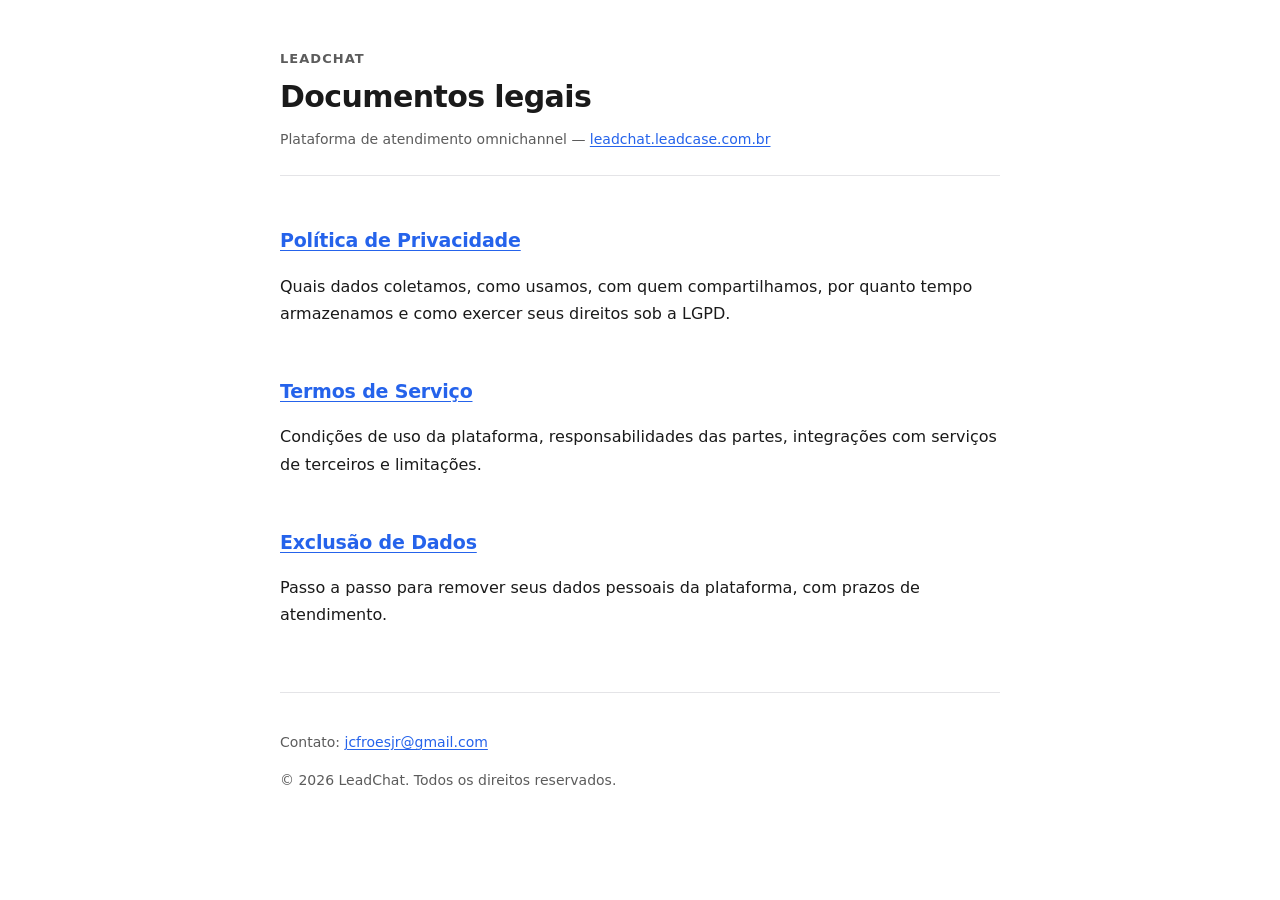
<file: docs/index.html>
<!doctype html>
<html lang="pt-BR">
  <head>
    <meta charset="utf-8" />
    <meta name="viewport" content="width=device-width, initial-scale=1" />
    <title>Documentos legais — LeadChat</title>
    <meta
      name="description"
      content="Política de Privacidade, Termos de Serviço e instruções de exclusão de dados do LeadChat."
    />
    <link rel="stylesheet" href="./assets/legal.css" />
  </head>
  <body>
    <main>
      <header>
        <p class="brand">LeadChat</p>
        <h1>Documentos legais</h1>
        <p class="updated">
          Plataforma de atendimento omnichannel —
          <a href="https://leadchat.leadcase.com.br"
            >leadchat.leadcase.com.br</a
          >
        </p>
      </header>

      <h2><a href="./privacidade.html">Política de Privacidade</a></h2>
      <p>
        Quais dados coletamos, como usamos, com quem compartilhamos, por quanto
        tempo armazenamos e como exercer seus direitos sob a LGPD.
      </p>

      <h2><a href="./termos.html">Termos de Serviço</a></h2>
      <p>
        Condições de uso da plataforma, responsabilidades das partes,
        integrações com serviços de terceiros e limitações.
      </p>

      <h2><a href="./exclusao-de-dados.html">Exclusão de Dados</a></h2>
      <p>
        Passo a passo para remover seus dados pessoais da plataforma, com
        prazos de atendimento.
      </p>

      <footer>
        <p>
          Contato:
          <a href="mailto:jcfroesjr@gmail.com">jcfroesjr@gmail.com</a>
        </p>
        <p>© 2026 LeadChat. Todos os direitos reservados.</p>
      </footer>
    </main>
  </body>
</html>
</file>
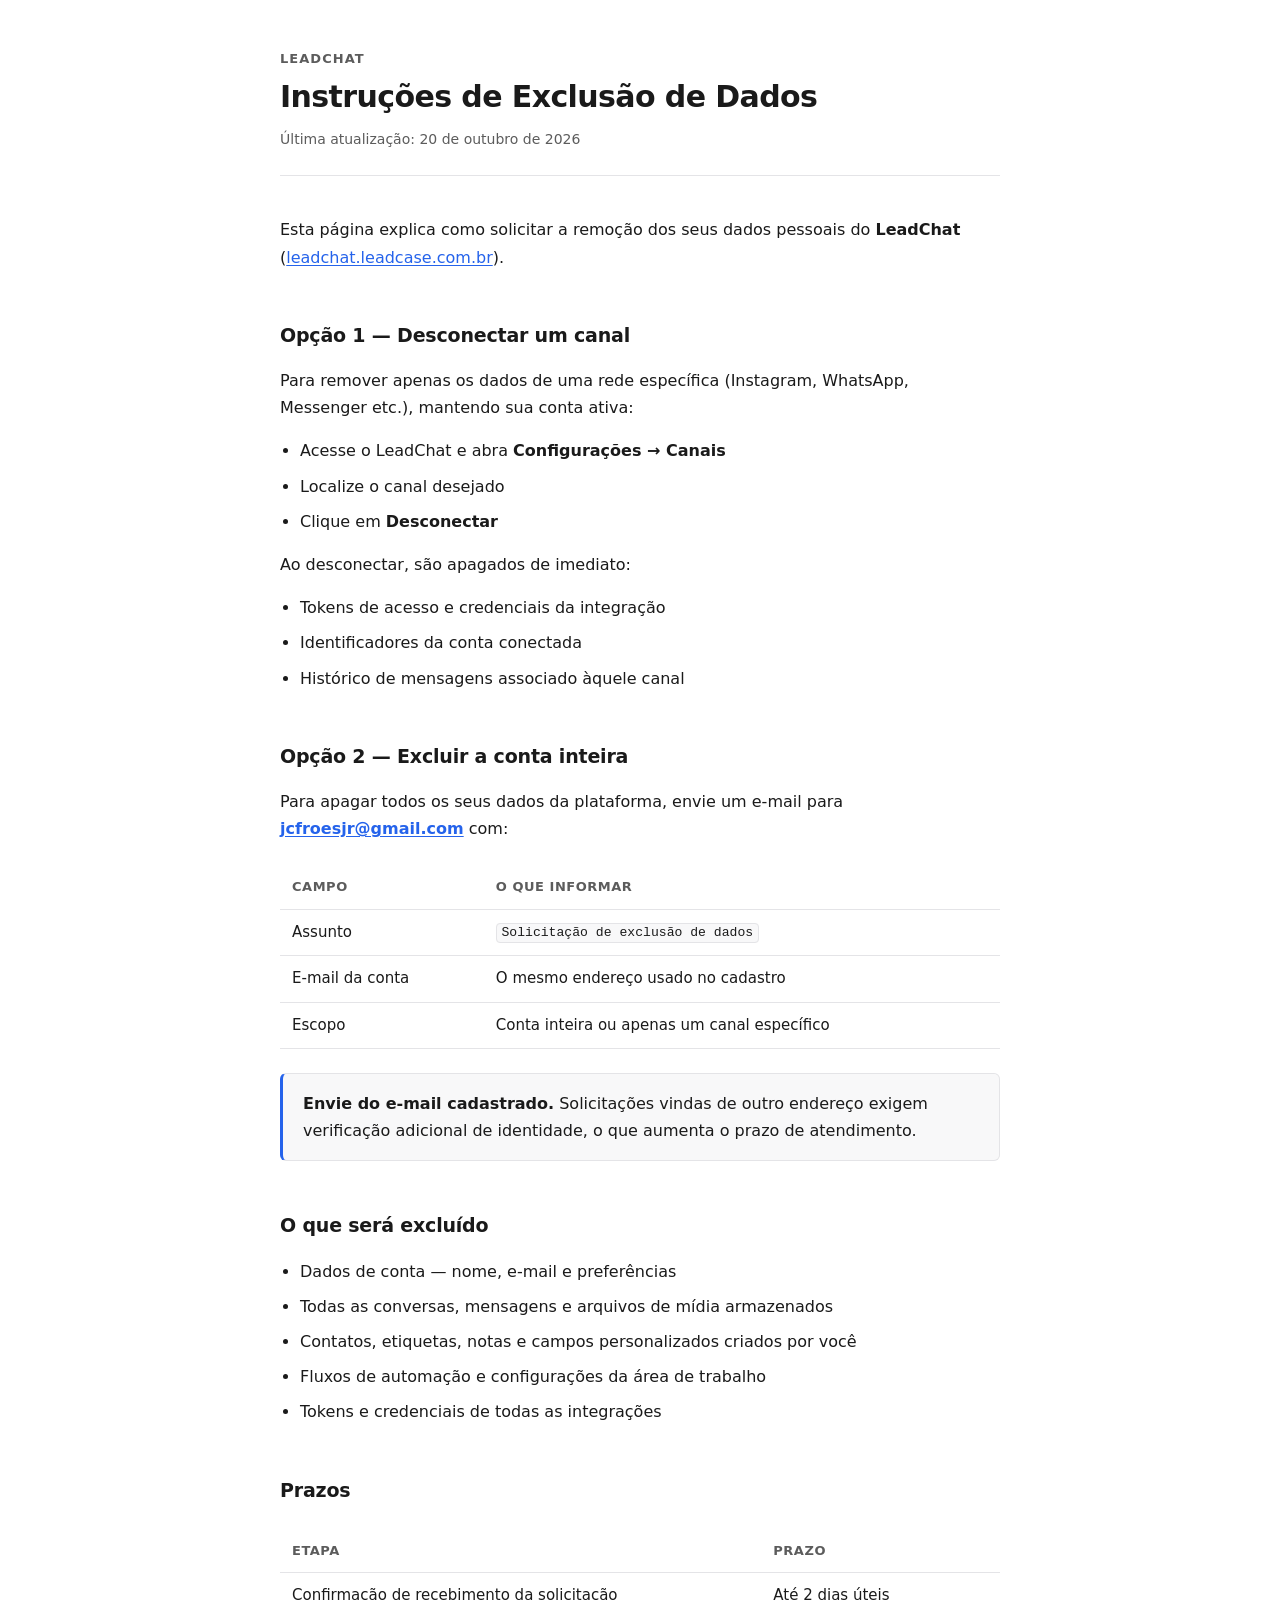
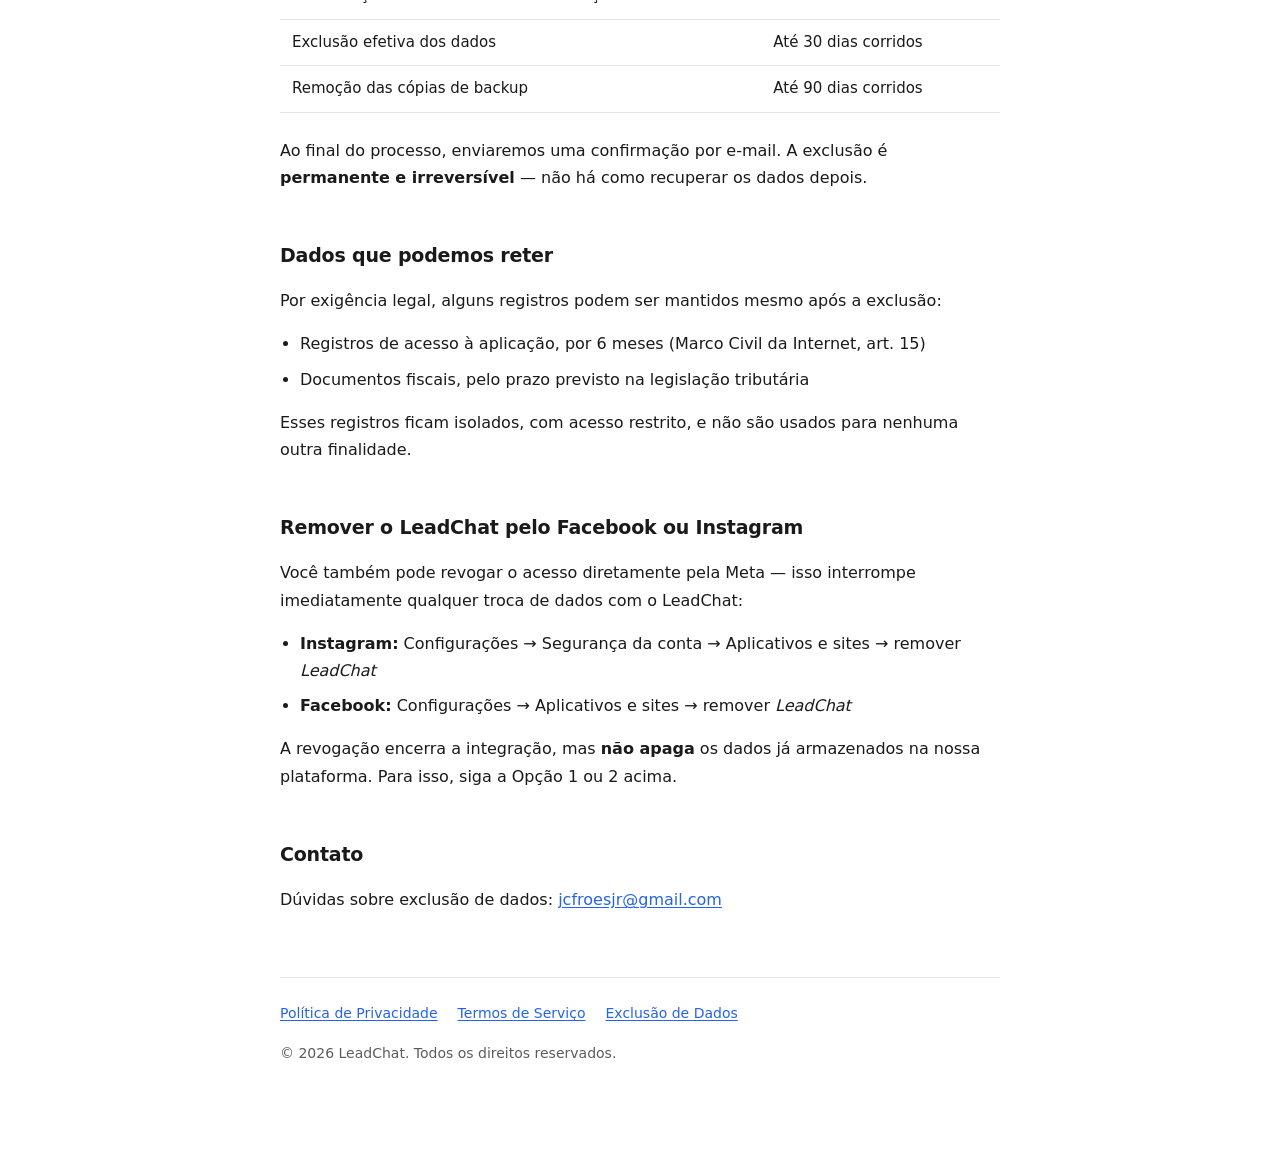
<file: docs/exclusao-de-dados.html>
<!doctype html>
<html lang="pt-BR">
  <head>
    <meta charset="utf-8" />
    <meta name="viewport" content="width=device-width, initial-scale=1" />
    <title>Exclusão de Dados — LeadChat</title>
    <meta
      name="description"
      content="Como solicitar a exclusão dos seus dados pessoais do LeadChat. Instruções passo a passo e prazos de atendimento."
    />
    <link rel="stylesheet" href="./assets/legal.css" />
  </head>
  <body>
    <main>
      <header>
        <p class="brand">LeadChat</p>
        <h1>Instruções de Exclusão de Dados</h1>
        <p class="updated">Última atualização: 20 de outubro de 2026</p>
      </header>

      <p>
        Esta página explica como solicitar a remoção dos seus dados pessoais do
        <strong>LeadChat</strong>
        (<a href="https://leadchat.leadcase.com.br">leadchat.leadcase.com.br</a>).
      </p>

      <h2>Opção 1 — Desconectar um canal</h2>

      <p>
        Para remover apenas os dados de uma rede específica (Instagram,
        WhatsApp, Messenger etc.), mantendo sua conta ativa:
      </p>

      <ul>
        <li>Acesse o LeadChat e abra <strong>Configurações → Canais</strong></li>
        <li>Localize o canal desejado</li>
        <li>Clique em <strong>Desconectar</strong></li>
      </ul>

      <p>Ao desconectar, são apagados de imediato:</p>
      <ul>
        <li>Tokens de acesso e credenciais da integração</li>
        <li>Identificadores da conta conectada</li>
        <li>Histórico de mensagens associado àquele canal</li>
      </ul>

      <h2>Opção 2 — Excluir a conta inteira</h2>

      <p>
        Para apagar todos os seus dados da plataforma, envie um e-mail para
        <a
          href="mailto:jcfroesjr@gmail.com?subject=Solicita%C3%A7%C3%A3o%20de%20exclus%C3%A3o%20de%20dados"
          ><strong>jcfroesjr@gmail.com</strong></a
        >
        com:
      </p>

      <table>
        <tr>
          <th>Campo</th>
          <th>O que informar</th>
        </tr>
        <tr>
          <td>Assunto</td>
          <td><code>Solicitação de exclusão de dados</code></td>
        </tr>
        <tr>
          <td>E-mail da conta</td>
          <td>O mesmo endereço usado no cadastro</td>
        </tr>
        <tr>
          <td>Escopo</td>
          <td>Conta inteira ou apenas um canal específico</td>
        </tr>
      </table>

      <div class="callout">
        <p>
          <strong>Envie do e-mail cadastrado.</strong> Solicitações vindas de
          outro endereço exigem verificação adicional de identidade, o que
          aumenta o prazo de atendimento.
        </p>
      </div>

      <h2>O que será excluído</h2>

      <ul>
        <li>Dados de conta — nome, e-mail e preferências</li>
        <li>
          Todas as conversas, mensagens e arquivos de mídia armazenados
        </li>
        <li>
          Contatos, etiquetas, notas e campos personalizados criados por você
        </li>
        <li>Fluxos de automação e configurações da área de trabalho</li>
        <li>Tokens e credenciais de todas as integrações</li>
      </ul>

      <h2>Prazos</h2>

      <table>
        <tr>
          <th>Etapa</th>
          <th>Prazo</th>
        </tr>
        <tr>
          <td>Confirmação de recebimento da solicitação</td>
          <td>Até 2 dias úteis</td>
        </tr>
        <tr>
          <td>Exclusão efetiva dos dados</td>
          <td>Até 30 dias corridos</td>
        </tr>
        <tr>
          <td>Remoção das cópias de backup</td>
          <td>Até 90 dias corridos</td>
        </tr>
      </table>

      <p>
        Ao final do processo, enviaremos uma confirmação por e-mail. A exclusão
        é <strong>permanente e irreversível</strong> — não há como recuperar os
        dados depois.
      </p>

      <h2>Dados que podemos reter</h2>

      <p>
        Por exigência legal, alguns registros podem ser mantidos mesmo após a
        exclusão:
      </p>
      <ul>
        <li>
          Registros de acesso à aplicação, por 6 meses (Marco Civil da
          Internet, art. 15)
        </li>
        <li>Documentos fiscais, pelo prazo previsto na legislação tributária</li>
      </ul>
      <p>
        Esses registros ficam isolados, com acesso restrito, e não são usados
        para nenhuma outra finalidade.
      </p>

      <h2>Remover o LeadChat pelo Facebook ou Instagram</h2>

      <p>
        Você também pode revogar o acesso diretamente pela Meta — isso
        interrompe imediatamente qualquer troca de dados com o LeadChat:
      </p>
      <ul>
        <li>
          <strong>Instagram:</strong> Configurações → Segurança da conta →
          Aplicativos e sites → remover <em>LeadChat</em>
        </li>
        <li>
          <strong>Facebook:</strong> Configurações → Aplicativos e sites →
          remover <em>LeadChat</em>
        </li>
      </ul>
      <p>
        A revogação encerra a integração, mas <strong>não apaga</strong> os
        dados já armazenados na nossa plataforma. Para isso, siga a Opção 1 ou 2
        acima.
      </p>

      <h2>Contato</h2>
      <p>
        Dúvidas sobre exclusão de dados:
        <a href="mailto:jcfroesjr@gmail.com">jcfroesjr@gmail.com</a>
      </p>

      <footer>
        <nav>
          <a href="./privacidade.html">Política de Privacidade</a>
          <a href="./termos.html">Termos de Serviço</a>
          <a href="./exclusao-de-dados.html">Exclusão de Dados</a>
        </nav>
        <p>© 2026 LeadChat. Todos os direitos reservados.</p>
      </footer>
    </main>
  </body>
</html>
</file>
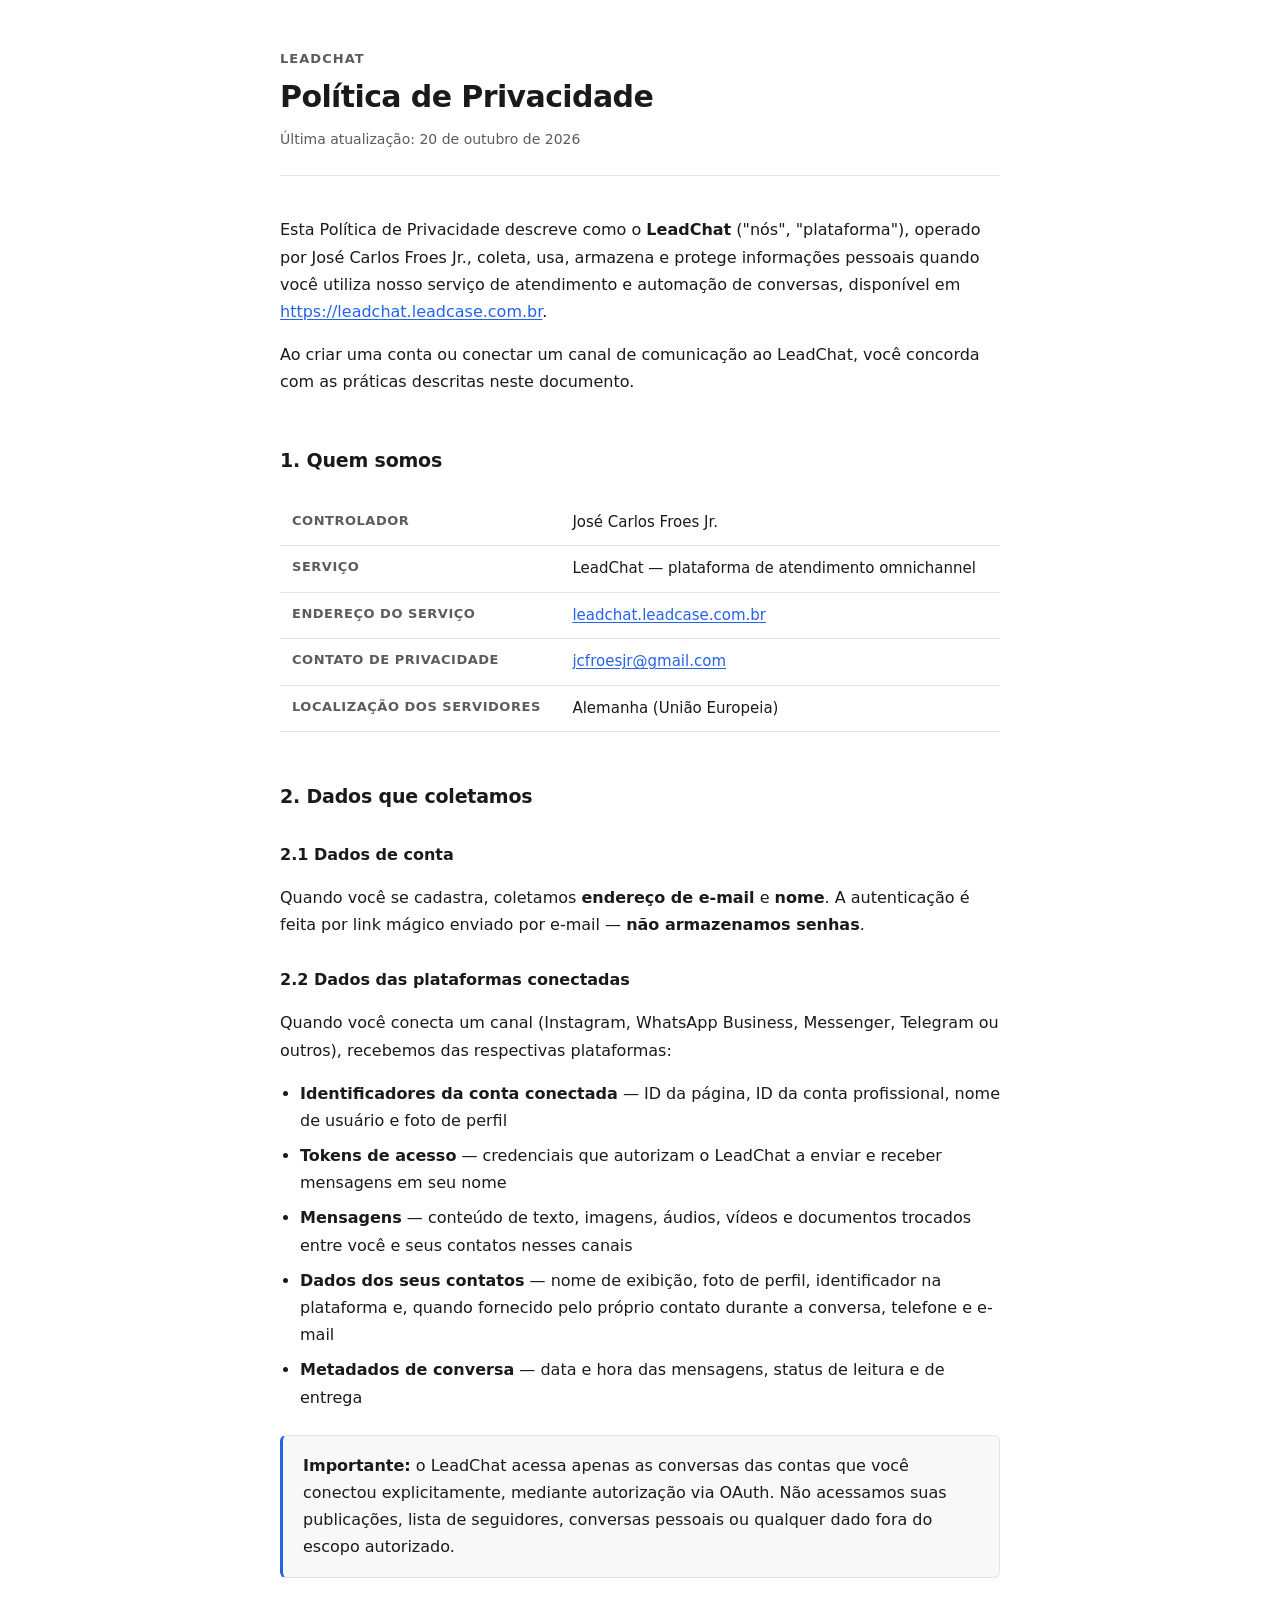
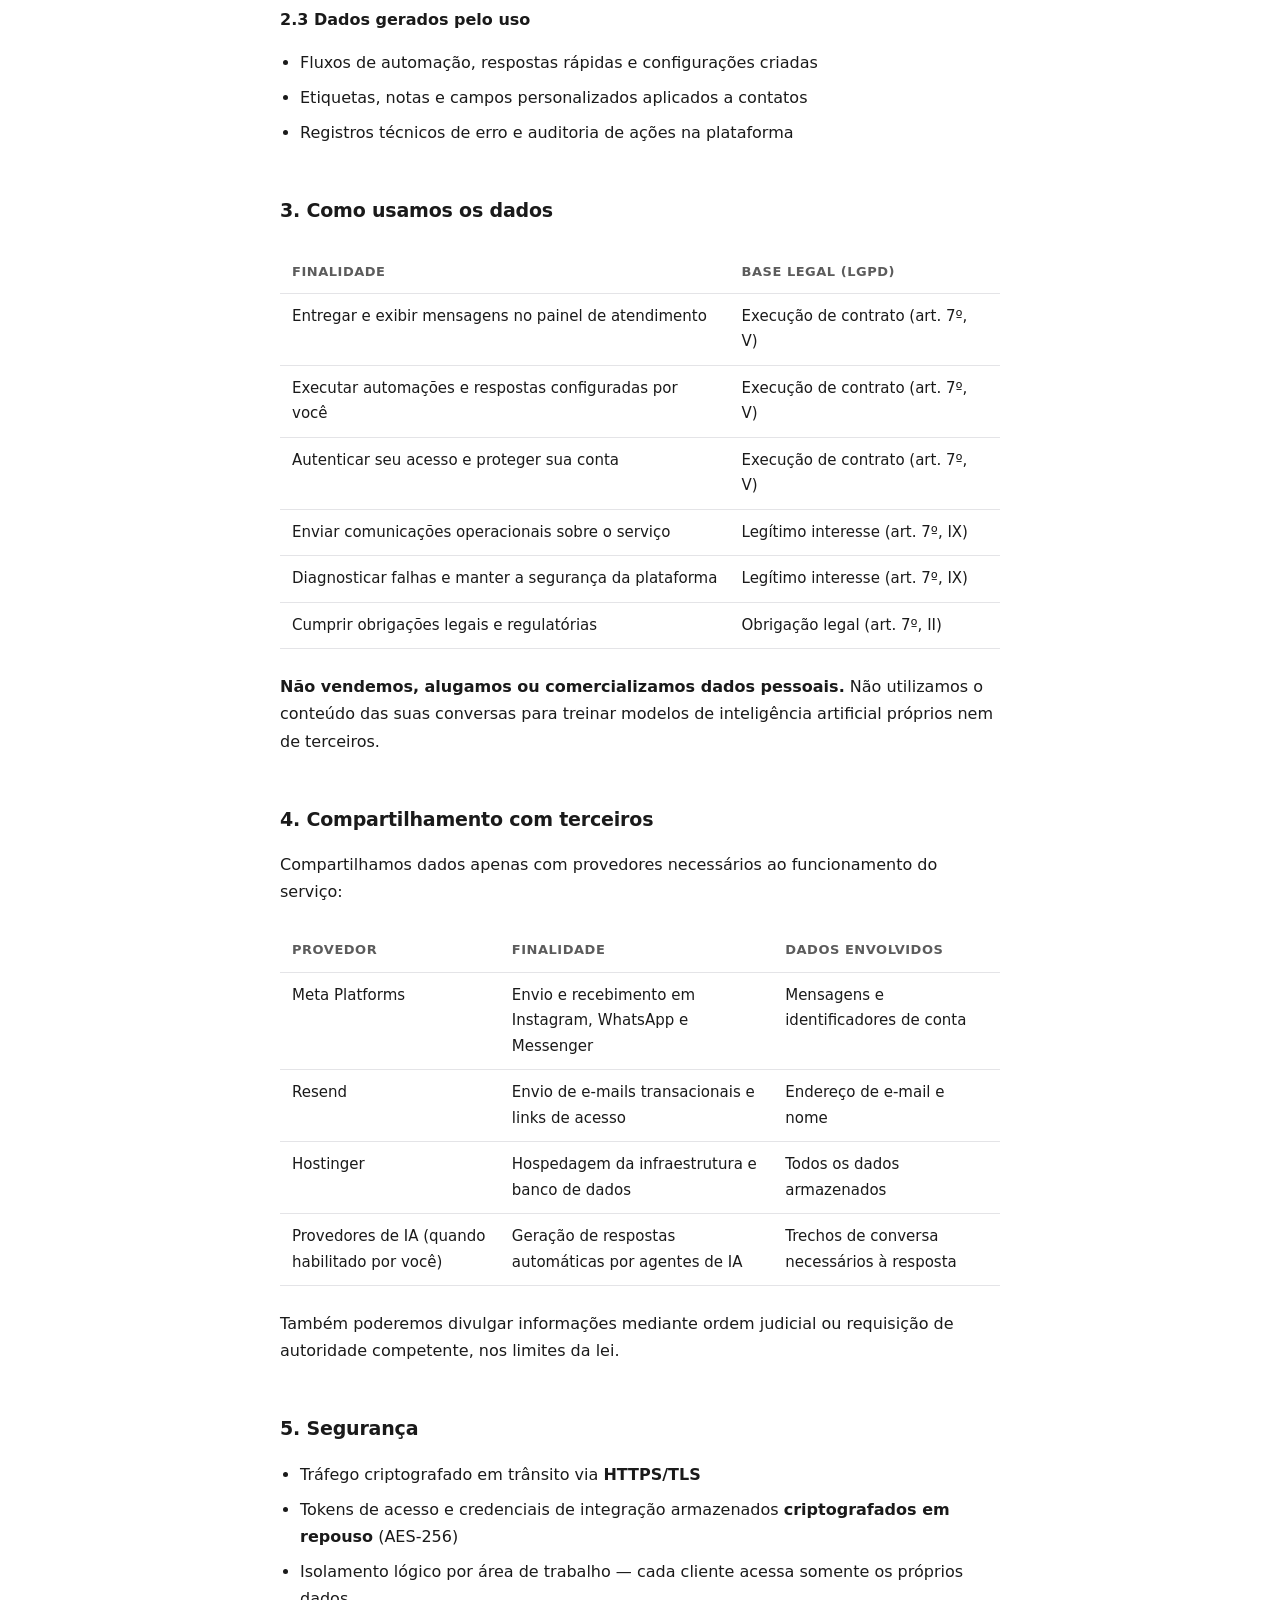
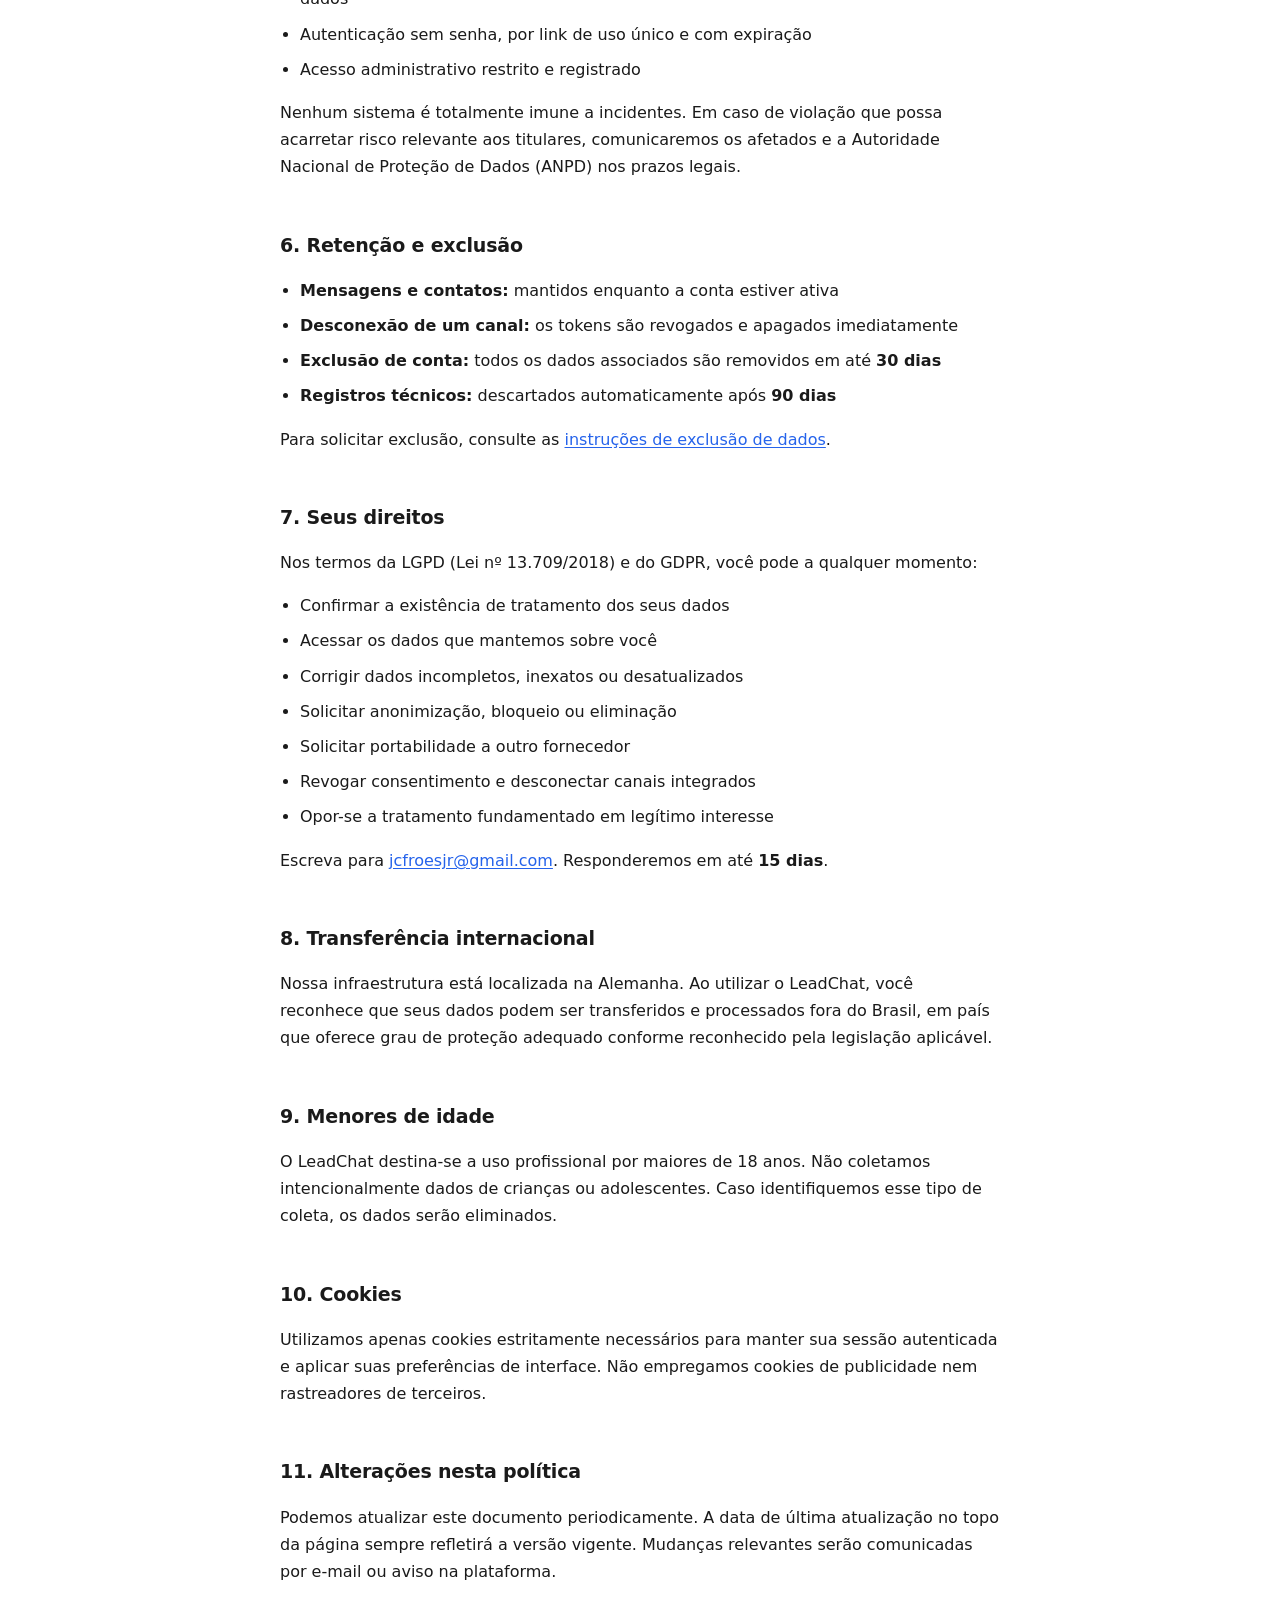
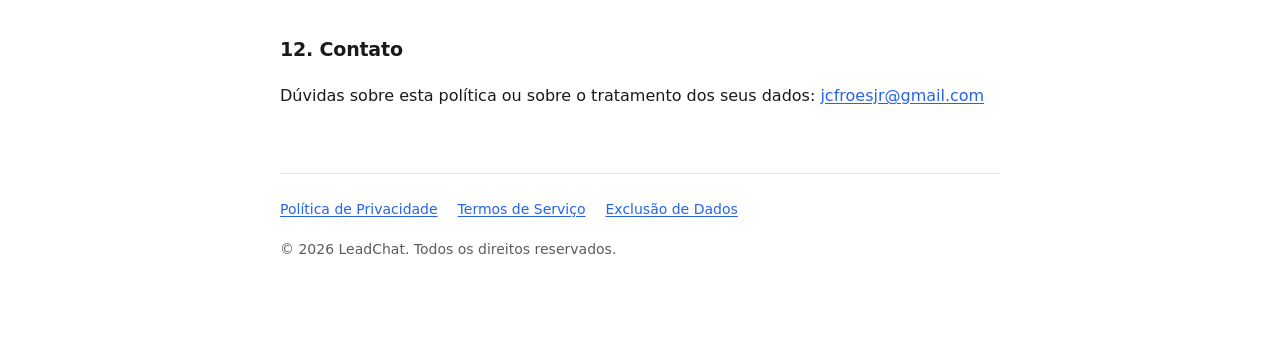
<file: docs/privacidade.html>
<!doctype html>
<html lang="pt-BR">
  <head>
    <meta charset="utf-8" />
    <meta name="viewport" content="width=device-width, initial-scale=1" />
    <title>Política de Privacidade — LeadChat</title>
    <meta
      name="description"
      content="Política de Privacidade do LeadChat: quais dados coletamos, como usamos, com quem compartilhamos e como exercer seus direitos."
    />
    <link rel="stylesheet" href="./assets/legal.css" />
  </head>
  <body>
    <main>
      <header>
        <p class="brand">LeadChat</p>
        <h1>Política de Privacidade</h1>
        <p class="updated">Última atualização: 20 de outubro de 2026</p>
      </header>

      <p>
        Esta Política de Privacidade descreve como o <strong>LeadChat</strong>
        ("nós", "plataforma"), operado por José Carlos Froes Jr., coleta, usa,
        armazena e protege informações pessoais quando você utiliza nosso
        serviço de atendimento e automação de conversas, disponível em
        <a href="https://leadchat.leadcase.com.br"
          >https://leadchat.leadcase.com.br</a
        >.
      </p>

      <p>
        Ao criar uma conta ou conectar um canal de comunicação ao LeadChat, você
        concorda com as práticas descritas neste documento.
      </p>

      <h2>1. Quem somos</h2>

      <table>
        <tr>
          <th>Controlador</th>
          <td>José Carlos Froes Jr.</td>
        </tr>
        <tr>
          <th>Serviço</th>
          <td>LeadChat — plataforma de atendimento omnichannel</td>
        </tr>
        <tr>
          <th>Endereço do serviço</th>
          <td>
            <a href="https://leadchat.leadcase.com.br"
              >leadchat.leadcase.com.br</a
            >
          </td>
        </tr>
        <tr>
          <th>Contato de privacidade</th>
          <td><a href="mailto:jcfroesjr@gmail.com">jcfroesjr@gmail.com</a></td>
        </tr>
        <tr>
          <th>Localização dos servidores</th>
          <td>Alemanha (União Europeia)</td>
        </tr>
      </table>

      <h2>2. Dados que coletamos</h2>

      <h3>2.1 Dados de conta</h3>
      <p>
        Quando você se cadastra, coletamos <strong>endereço de e-mail</strong> e
        <strong>nome</strong>. A autenticação é feita por link mágico enviado
        por e-mail — <strong>não armazenamos senhas</strong>.
      </p>

      <h3>2.2 Dados das plataformas conectadas</h3>
      <p>
        Quando você conecta um canal (Instagram, WhatsApp Business, Messenger,
        Telegram ou outros), recebemos das respectivas plataformas:
      </p>
      <ul>
        <li>
          <strong>Identificadores da conta conectada</strong> — ID da página,
          ID da conta profissional, nome de usuário e foto de perfil
        </li>
        <li>
          <strong>Tokens de acesso</strong> — credenciais que autorizam o
          LeadChat a enviar e receber mensagens em seu nome
        </li>
        <li>
          <strong>Mensagens</strong> — conteúdo de texto, imagens, áudios,
          vídeos e documentos trocados entre você e seus contatos nesses canais
        </li>
        <li>
          <strong>Dados dos seus contatos</strong> — nome de exibição, foto de
          perfil, identificador na plataforma e, quando fornecido pelo próprio
          contato durante a conversa, telefone e e-mail
        </li>
        <li>
          <strong>Metadados de conversa</strong> — data e hora das mensagens,
          status de leitura e de entrega
        </li>
      </ul>

      <div class="callout">
        <p>
          <strong>Importante:</strong> o LeadChat acessa apenas as conversas das
          contas que você conectou explicitamente, mediante autorização via
          OAuth. Não acessamos suas publicações, lista de seguidores, conversas
          pessoais ou qualquer dado fora do escopo autorizado.
        </p>
      </div>

      <h3>2.3 Dados gerados pelo uso</h3>
      <ul>
        <li>Fluxos de automação, respostas rápidas e configurações criadas</li>
        <li>Etiquetas, notas e campos personalizados aplicados a contatos</li>
        <li>Registros técnicos de erro e auditoria de ações na plataforma</li>
      </ul>

      <h2>3. Como usamos os dados</h2>

      <table>
        <tr>
          <th>Finalidade</th>
          <th>Base legal (LGPD)</th>
        </tr>
        <tr>
          <td>Entregar e exibir mensagens no painel de atendimento</td>
          <td>Execução de contrato (art. 7º, V)</td>
        </tr>
        <tr>
          <td>Executar automações e respostas configuradas por você</td>
          <td>Execução de contrato (art. 7º, V)</td>
        </tr>
        <tr>
          <td>Autenticar seu acesso e proteger sua conta</td>
          <td>Execução de contrato (art. 7º, V)</td>
        </tr>
        <tr>
          <td>Enviar comunicações operacionais sobre o serviço</td>
          <td>Legítimo interesse (art. 7º, IX)</td>
        </tr>
        <tr>
          <td>Diagnosticar falhas e manter a segurança da plataforma</td>
          <td>Legítimo interesse (art. 7º, IX)</td>
        </tr>
        <tr>
          <td>Cumprir obrigações legais e regulatórias</td>
          <td>Obrigação legal (art. 7º, II)</td>
        </tr>
      </table>

      <p>
        <strong
          >Não vendemos, alugamos ou comercializamos dados pessoais.</strong
        >
        Não utilizamos o conteúdo das suas conversas para treinar modelos de
        inteligência artificial próprios nem de terceiros.
      </p>

      <h2>4. Compartilhamento com terceiros</h2>

      <p>
        Compartilhamos dados apenas com provedores necessários ao funcionamento
        do serviço:
      </p>

      <table>
        <tr>
          <th>Provedor</th>
          <th>Finalidade</th>
          <th>Dados envolvidos</th>
        </tr>
        <tr>
          <td>Meta Platforms</td>
          <td>Envio e recebimento em Instagram, WhatsApp e Messenger</td>
          <td>Mensagens e identificadores de conta</td>
        </tr>
        <tr>
          <td>Resend</td>
          <td>Envio de e-mails transacionais e links de acesso</td>
          <td>Endereço de e-mail e nome</td>
        </tr>
        <tr>
          <td>Hostinger</td>
          <td>Hospedagem da infraestrutura e banco de dados</td>
          <td>Todos os dados armazenados</td>
        </tr>
        <tr>
          <td>Provedores de IA (quando habilitado por você)</td>
          <td>Geração de respostas automáticas por agentes de IA</td>
          <td>Trechos de conversa necessários à resposta</td>
        </tr>
      </table>

      <p>
        Também poderemos divulgar informações mediante ordem judicial ou
        requisição de autoridade competente, nos limites da lei.
      </p>

      <h2>5. Segurança</h2>
      <ul>
        <li>
          Tráfego criptografado em trânsito via <strong>HTTPS/TLS</strong>
        </li>
        <li>
          Tokens de acesso e credenciais de integração armazenados
          <strong>criptografados em repouso</strong> (AES-256)
        </li>
        <li>
          Isolamento lógico por área de trabalho — cada cliente acessa somente
          os próprios dados
        </li>
        <li>Autenticação sem senha, por link de uso único e com expiração</li>
        <li>Acesso administrativo restrito e registrado</li>
      </ul>

      <p>
        Nenhum sistema é totalmente imune a incidentes. Em caso de violação que
        possa acarretar risco relevante aos titulares, comunicaremos os
        afetados e a Autoridade Nacional de Proteção de Dados (ANPD) nos prazos
        legais.
      </p>

      <h2>6. Retenção e exclusão</h2>
      <ul>
        <li>
          <strong>Mensagens e contatos:</strong> mantidos enquanto a conta
          estiver ativa
        </li>
        <li>
          <strong>Desconexão de um canal:</strong> os tokens são revogados e
          apagados imediatamente
        </li>
        <li>
          <strong>Exclusão de conta:</strong> todos os dados associados são
          removidos em até <strong>30 dias</strong>
        </li>
        <li>
          <strong>Registros técnicos:</strong> descartados automaticamente após
          <strong>90 dias</strong>
        </li>
      </ul>

      <p>
        Para solicitar exclusão, consulte as
        <a href="./exclusao-de-dados.html">instruções de exclusão de dados</a>.
      </p>

      <h2>7. Seus direitos</h2>

      <p>
        Nos termos da LGPD (Lei nº 13.709/2018) e do GDPR, você pode a qualquer
        momento:
      </p>
      <ul>
        <li>Confirmar a existência de tratamento dos seus dados</li>
        <li>Acessar os dados que mantemos sobre você</li>
        <li>Corrigir dados incompletos, inexatos ou desatualizados</li>
        <li>Solicitar anonimização, bloqueio ou eliminação</li>
        <li>Solicitar portabilidade a outro fornecedor</li>
        <li>Revogar consentimento e desconectar canais integrados</li>
        <li>Opor-se a tratamento fundamentado em legítimo interesse</li>
      </ul>

      <p>
        Escreva para
        <a href="mailto:jcfroesjr@gmail.com">jcfroesjr@gmail.com</a>. Responderemos
        em até <strong>15 dias</strong>.
      </p>

      <h2>8. Transferência internacional</h2>
      <p>
        Nossa infraestrutura está localizada na Alemanha. Ao utilizar o
        LeadChat, você reconhece que seus dados podem ser transferidos e
        processados fora do Brasil, em país que oferece grau de proteção
        adequado conforme reconhecido pela legislação aplicável.
      </p>

      <h2>9. Menores de idade</h2>
      <p>
        O LeadChat destina-se a uso profissional por maiores de 18 anos. Não
        coletamos intencionalmente dados de crianças ou adolescentes. Caso
        identifiquemos esse tipo de coleta, os dados serão eliminados.
      </p>

      <h2>10. Cookies</h2>
      <p>
        Utilizamos apenas cookies estritamente necessários para manter sua
        sessão autenticada e aplicar suas preferências de interface. Não
        empregamos cookies de publicidade nem rastreadores de terceiros.
      </p>

      <h2>11. Alterações nesta política</h2>
      <p>
        Podemos atualizar este documento periodicamente. A data de última
        atualização no topo da página sempre refletirá a versão vigente.
        Mudanças relevantes serão comunicadas por e-mail ou aviso na plataforma.
      </p>

      <h2>12. Contato</h2>
      <p>
        Dúvidas sobre esta política ou sobre o tratamento dos seus dados:
        <a href="mailto:jcfroesjr@gmail.com">jcfroesjr@gmail.com</a>
      </p>

      <footer>
        <nav>
          <a href="./privacidade.html">Política de Privacidade</a>
          <a href="./termos.html">Termos de Serviço</a>
          <a href="./exclusao-de-dados.html">Exclusão de Dados</a>
        </nav>
        <p>© 2026 LeadChat. Todos os direitos reservados.</p>
      </footer>
    </main>
  </body>
</html>
</file>
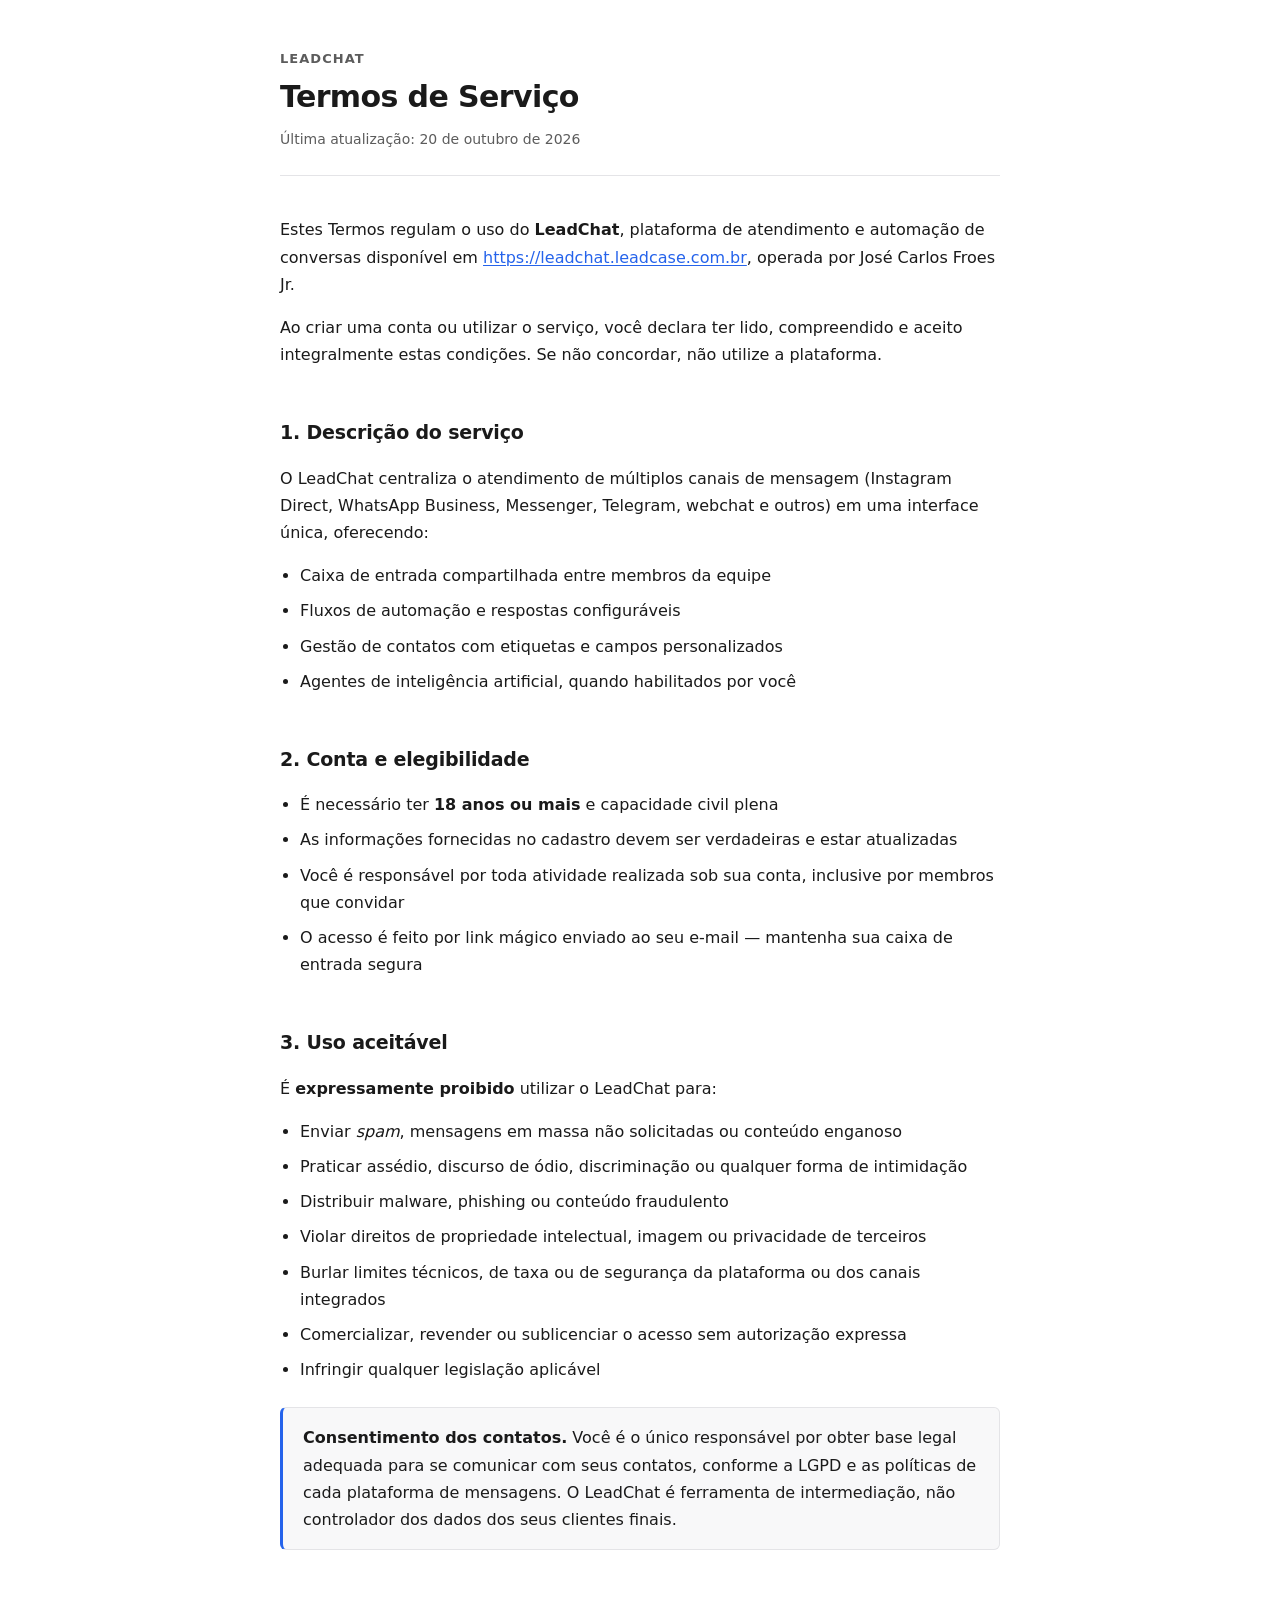
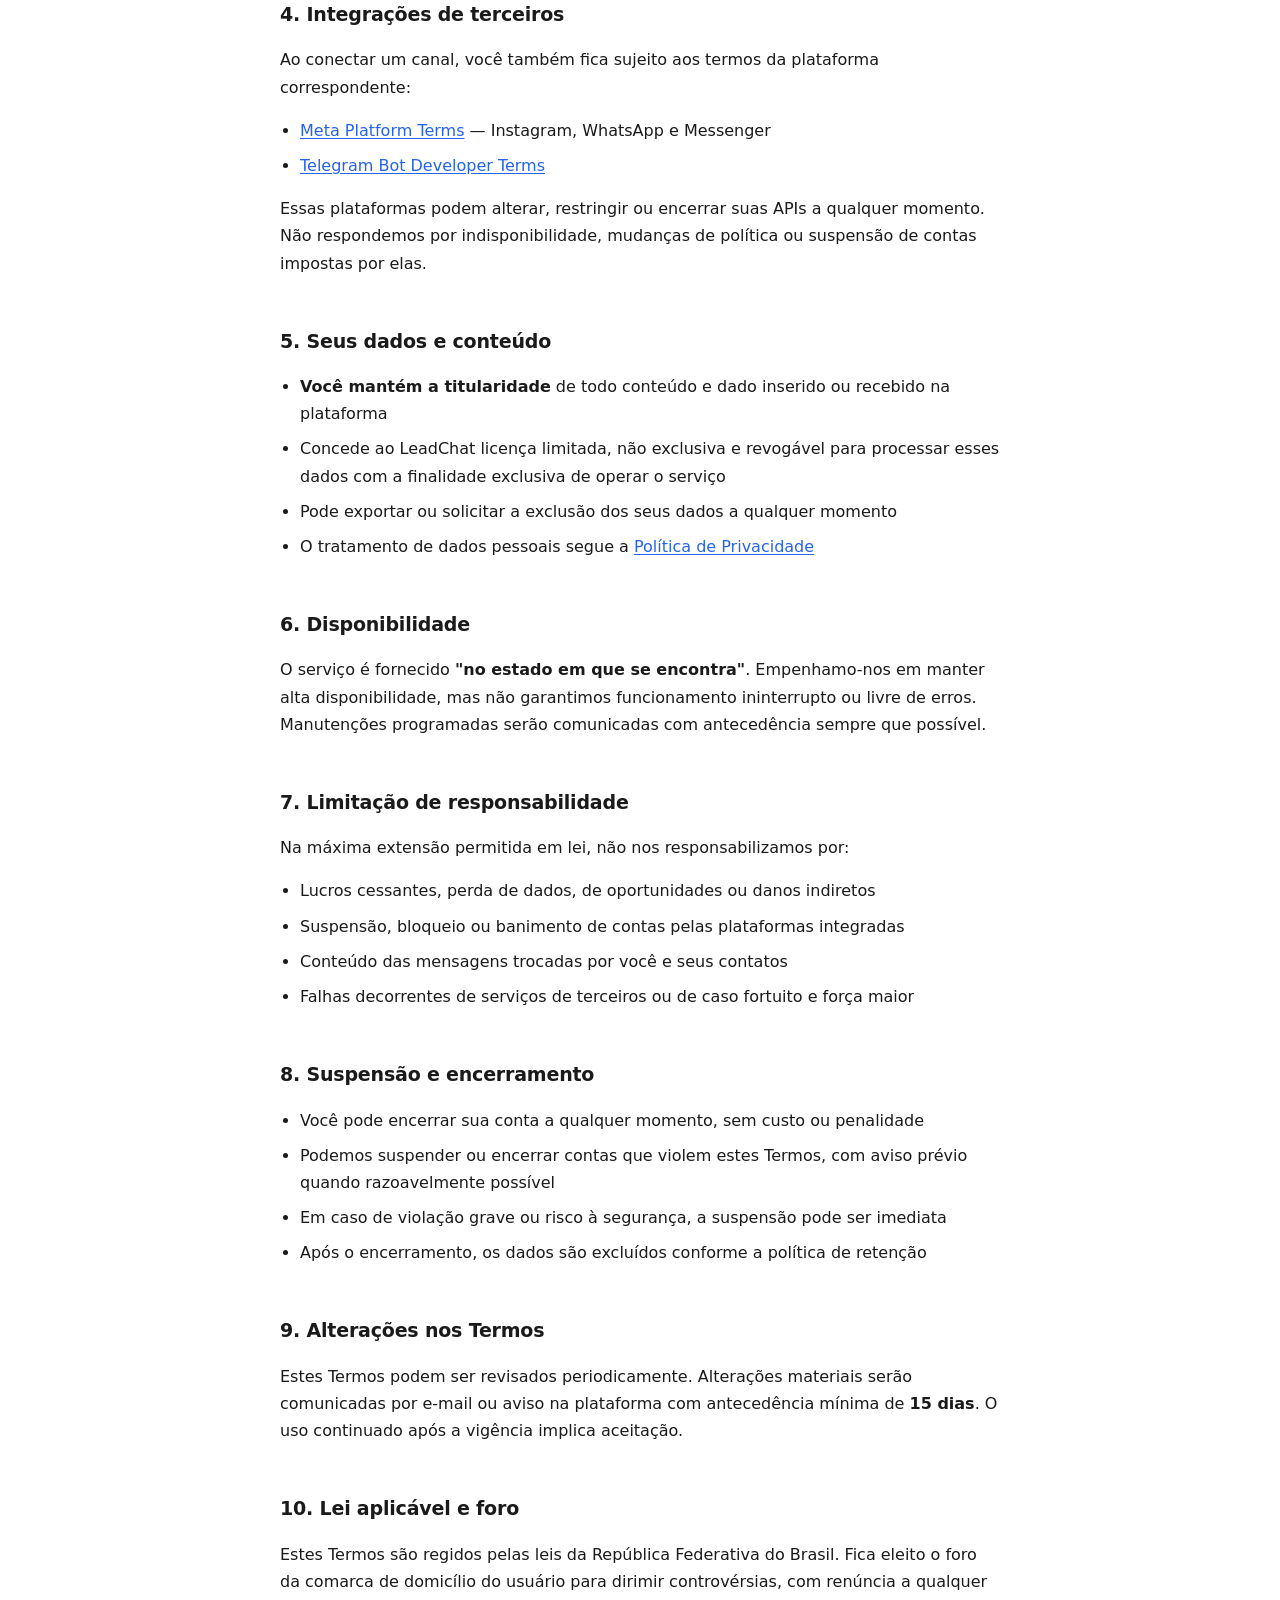
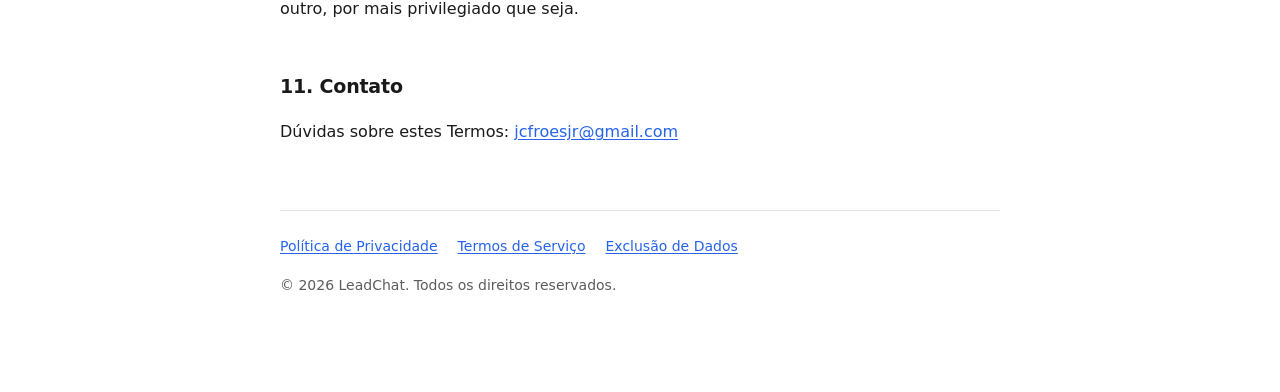
<file: docs/termos.html>
<!doctype html>
<html lang="pt-BR">
  <head>
    <meta charset="utf-8" />
    <meta name="viewport" content="width=device-width, initial-scale=1" />
    <title>Termos de Serviço — LeadChat</title>
    <meta
      name="description"
      content="Termos de Serviço do LeadChat: condições de uso, responsabilidades, integrações com plataformas de terceiros e limitações."
    />
    <link rel="stylesheet" href="./assets/legal.css" />
  </head>
  <body>
    <main>
      <header>
        <p class="brand">LeadChat</p>
        <h1>Termos de Serviço</h1>
        <p class="updated">Última atualização: 20 de outubro de 2026</p>
      </header>

      <p>
        Estes Termos regulam o uso do <strong>LeadChat</strong>, plataforma de
        atendimento e automação de conversas disponível em
        <a href="https://leadchat.leadcase.com.br"
          >https://leadchat.leadcase.com.br</a
        >, operada por José Carlos Froes Jr.
      </p>

      <p>
        Ao criar uma conta ou utilizar o serviço, você declara ter lido,
        compreendido e aceito integralmente estas condições. Se não concordar,
        não utilize a plataforma.
      </p>

      <h2>1. Descrição do serviço</h2>
      <p>
        O LeadChat centraliza o atendimento de múltiplos canais de mensagem
        (Instagram Direct, WhatsApp Business, Messenger, Telegram, webchat e
        outros) em uma interface única, oferecendo:
      </p>
      <ul>
        <li>Caixa de entrada compartilhada entre membros da equipe</li>
        <li>Fluxos de automação e respostas configuráveis</li>
        <li>Gestão de contatos com etiquetas e campos personalizados</li>
        <li>Agentes de inteligência artificial, quando habilitados por você</li>
      </ul>

      <h2>2. Conta e elegibilidade</h2>
      <ul>
        <li>
          É necessário ter <strong>18 anos ou mais</strong> e capacidade civil
          plena
        </li>
        <li>
          As informações fornecidas no cadastro devem ser verdadeiras e estar
          atualizadas
        </li>
        <li>
          Você é responsável por toda atividade realizada sob sua conta,
          inclusive por membros que convidar
        </li>
        <li>
          O acesso é feito por link mágico enviado ao seu e-mail — mantenha sua
          caixa de entrada segura
        </li>
      </ul>

      <h2>3. Uso aceitável</h2>

      <p>É <strong>expressamente proibido</strong> utilizar o LeadChat para:</p>
      <ul>
        <li>
          Enviar <em>spam</em>, mensagens em massa não solicitadas ou conteúdo
          enganoso
        </li>
        <li>
          Praticar assédio, discurso de ódio, discriminação ou qualquer forma de
          intimidação
        </li>
        <li>Distribuir malware, phishing ou conteúdo fraudulento</li>
        <li>
          Violar direitos de propriedade intelectual, imagem ou privacidade de
          terceiros
        </li>
        <li>
          Burlar limites técnicos, de taxa ou de segurança da plataforma ou dos
          canais integrados
        </li>
        <li>
          Comercializar, revender ou sublicenciar o acesso sem autorização
          expressa
        </li>
        <li>Infringir qualquer legislação aplicável</li>
      </ul>

      <div class="callout">
        <p>
          <strong>Consentimento dos contatos.</strong> Você é o único
          responsável por obter base legal adequada para se comunicar com seus
          contatos, conforme a LGPD e as políticas de cada plataforma de
          mensagens. O LeadChat é ferramenta de intermediação, não controlador
          dos dados dos seus clientes finais.
        </p>
      </div>

      <h2>4. Integrações de terceiros</h2>

      <p>
        Ao conectar um canal, você também fica sujeito aos termos da plataforma
        correspondente:
      </p>
      <ul>
        <li>
          <a
            href="https://developers.facebook.com/terms/"
            rel="noopener noreferrer"
            >Meta Platform Terms</a
          >
          — Instagram, WhatsApp e Messenger
        </li>
        <li>
          <a href="https://telegram.org/tos/bot-developers" rel="noopener noreferrer"
            >Telegram Bot Developer Terms</a
          >
        </li>
      </ul>

      <p>
        Essas plataformas podem alterar, restringir ou encerrar suas APIs a
        qualquer momento. Não respondemos por indisponibilidade, mudanças de
        política ou suspensão de contas impostas por elas.
      </p>

      <h2>5. Seus dados e conteúdo</h2>
      <ul>
        <li>
          <strong>Você mantém a titularidade</strong> de todo conteúdo e dado
          inserido ou recebido na plataforma
        </li>
        <li>
          Concede ao LeadChat licença limitada, não exclusiva e revogável para
          processar esses dados com a finalidade exclusiva de operar o serviço
        </li>
        <li>
          Pode exportar ou solicitar a exclusão dos seus dados a qualquer
          momento
        </li>
        <li>
          O tratamento de dados pessoais segue a
          <a href="./privacidade.html">Política de Privacidade</a>
        </li>
      </ul>

      <h2>6. Disponibilidade</h2>
      <p>
        O serviço é fornecido <strong>"no estado em que se encontra"</strong>.
        Empenhamo-nos em manter alta disponibilidade, mas não garantimos
        funcionamento ininterrupto ou livre de erros. Manutenções programadas
        serão comunicadas com antecedência sempre que possível.
      </p>

      <h2>7. Limitação de responsabilidade</h2>
      <p>Na máxima extensão permitida em lei, não nos responsabilizamos por:</p>
      <ul>
        <li>
          Lucros cessantes, perda de dados, de oportunidades ou danos indiretos
        </li>
        <li>
          Suspensão, bloqueio ou banimento de contas pelas plataformas
          integradas
        </li>
        <li>Conteúdo das mensagens trocadas por você e seus contatos</li>
        <li>
          Falhas decorrentes de serviços de terceiros ou de caso fortuito e
          força maior
        </li>
      </ul>

      <h2>8. Suspensão e encerramento</h2>
      <ul>
        <li>
          Você pode encerrar sua conta a qualquer momento, sem custo ou
          penalidade
        </li>
        <li>
          Podemos suspender ou encerrar contas que violem estes Termos, com
          aviso prévio quando razoavelmente possível
        </li>
        <li>
          Em caso de violação grave ou risco à segurança, a suspensão pode ser
          imediata
        </li>
        <li>
          Após o encerramento, os dados são excluídos conforme a política de
          retenção
        </li>
      </ul>

      <h2>9. Alterações nos Termos</h2>
      <p>
        Estes Termos podem ser revisados periodicamente. Alterações materiais
        serão comunicadas por e-mail ou aviso na plataforma com antecedência
        mínima de <strong>15 dias</strong>. O uso continuado após a vigência
        implica aceitação.
      </p>

      <h2>10. Lei aplicável e foro</h2>
      <p>
        Estes Termos são regidos pelas leis da República Federativa do Brasil.
        Fica eleito o foro da comarca de domicílio do usuário para dirimir
        controvérsias, com renúncia a qualquer outro, por mais privilegiado que
        seja.
      </p>

      <h2>11. Contato</h2>
      <p>
        Dúvidas sobre estes Termos:
        <a href="mailto:jcfroesjr@gmail.com">jcfroesjr@gmail.com</a>
      </p>

      <footer>
        <nav>
          <a href="./privacidade.html">Política de Privacidade</a>
          <a href="./termos.html">Termos de Serviço</a>
          <a href="./exclusao-de-dados.html">Exclusão de Dados</a>
        </nav>
        <p>© 2026 LeadChat. Todos os direitos reservados.</p>
      </footer>
    </main>
  </body>
</html>
</file>
<file: docs/assets/legal.css>
:root {
  --bg: #ffffff;
  --fg: #1a1a1a;
  --muted: #5c5c5c;
  --border: #e4e4e7;
  --accent: #2563eb;
  --surface: #f8f8f9;
}

@media (prefers-color-scheme: dark) {
  :root {
    --bg: #0f0f11;
    --fg: #ededef;
    --muted: #a1a1aa;
    --border: #27272a;
    --accent: #60a5fa;
    --surface: #18181b;
  }
}

* {
  box-sizing: border-box;
}

html {
  -webkit-text-size-adjust: 100%;
}

body {
  margin: 0;
  background: var(--bg);
  color: var(--fg);
  font-family: system-ui, -apple-system, "Segoe UI", Roboto, Helvetica, Arial,
    sans-serif;
  font-size: 16px;
  line-height: 1.7;
}

main {
  max-width: 48rem;
  margin: 0 auto;
  padding: 3rem 1.5rem 5rem;
}

header {
  border-bottom: 1px solid var(--border);
  padding-bottom: 1.5rem;
  margin-bottom: 2.5rem;
}

.brand {
  font-size: 0.8125rem;
  font-weight: 600;
  letter-spacing: 0.08em;
  text-transform: uppercase;
  color: var(--muted);
  margin: 0 0 0.5rem;
}

h1 {
  font-size: 1.875rem;
  line-height: 1.25;
  letter-spacing: -0.02em;
  margin: 0 0 0.75rem;
}

h2 {
  font-size: 1.1875rem;
  letter-spacing: -0.01em;
  margin: 2.5rem 0 0.75rem;
  padding-top: 0.5rem;
}

h3 {
  font-size: 1rem;
  margin: 1.75rem 0 0.5rem;
}

.updated {
  font-size: 0.875rem;
  color: var(--muted);
  margin: 0;
}

ul {
  padding-left: 1.25rem;
}

li {
  margin-bottom: 0.5rem;
}

a {
  color: var(--accent);
  text-decoration: underline;
  text-underline-offset: 0.15em;
}

code {
  background: var(--surface);
  border: 1px solid var(--border);
  border-radius: 4px;
  padding: 0.1em 0.35em;
  font-size: 0.875em;
  font-family: ui-monospace, SFMono-Regular, Menlo, Consolas, monospace;
}

.callout {
  background: var(--surface);
  border: 1px solid var(--border);
  border-left: 3px solid var(--accent);
  border-radius: 6px;
  padding: 1rem 1.25rem;
  margin: 1.5rem 0;
}

.callout p:first-child {
  margin-top: 0;
}

.callout p:last-child {
  margin-bottom: 0;
}

table {
  width: 100%;
  border-collapse: collapse;
  margin: 1.5rem 0;
  font-size: 0.9375rem;
}

th,
td {
  text-align: left;
  padding: 0.625rem 0.75rem;
  border-bottom: 1px solid var(--border);
  vertical-align: top;
}

th {
  font-weight: 600;
  color: var(--muted);
  font-size: 0.8125rem;
  text-transform: uppercase;
  letter-spacing: 0.04em;
}

footer {
  border-top: 1px solid var(--border);
  margin-top: 4rem;
  padding-top: 1.5rem;
  font-size: 0.875rem;
  color: var(--muted);
}

footer nav {
  display: flex;
  flex-wrap: wrap;
  gap: 1.25rem;
  margin-bottom: 1rem;
}
</file>
